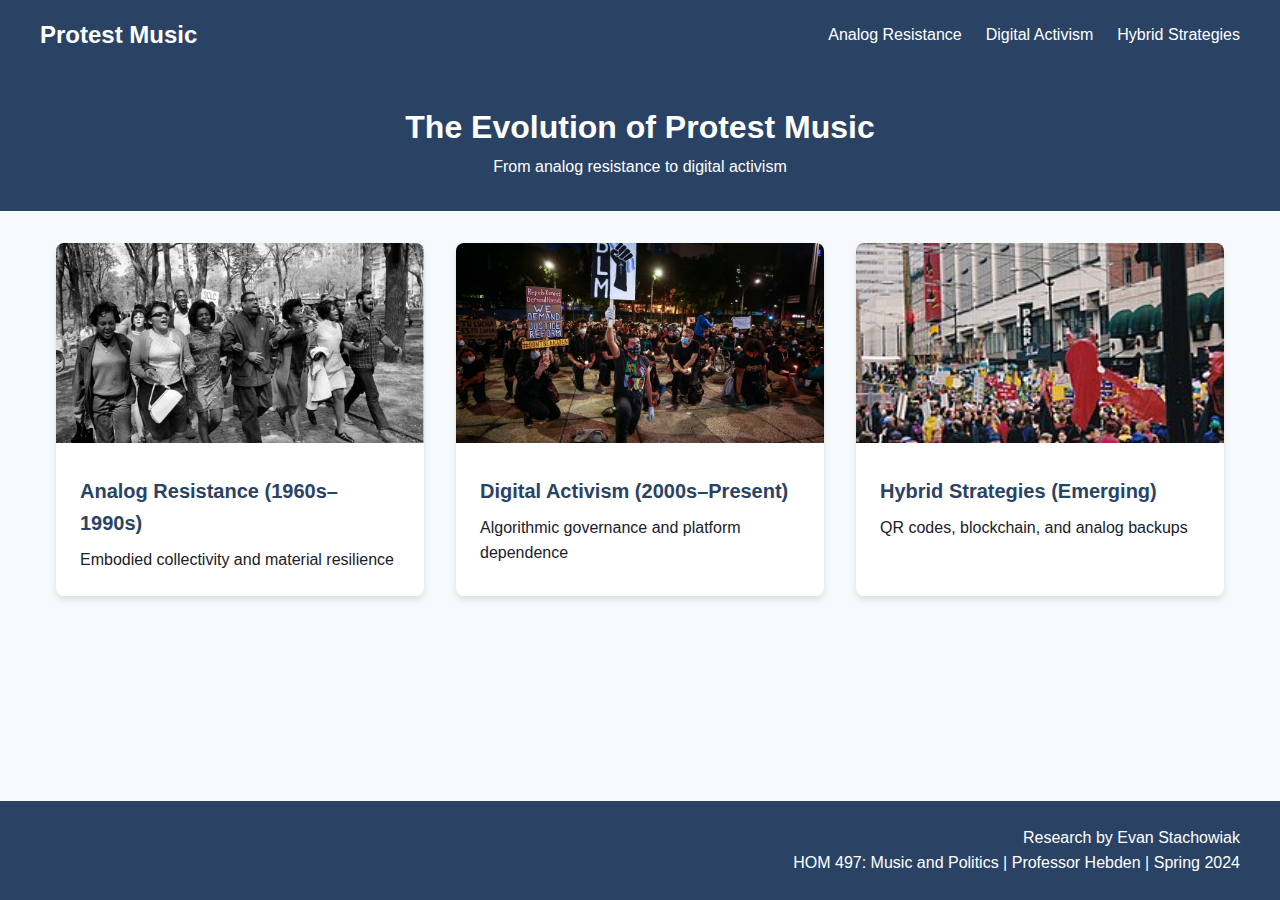
<file: creativeprojecthom/index.html>
<!DOCTYPE html>
<html lang="en">
<head>
  <meta charset="UTF-8">
  <meta name="viewport" content="width=device-width, initial-scale=1.0">
  <title>Protest Music Evolution | HOM 497 Research</title>
  <link rel="stylesheet" href="styles.css">
</head>
<body>
  <!-- Navigation Bar -->
  <nav class="navbar">
    <div class="nav-container">
      <a href="index.html" class="nav-logo">Protest Music</a>
      <div class="nav-links">
        <a href="analog.html">Analog Resistance</a>
        <a href="digital.html">Digital Activism</a>
        <a href="hybrid.html">Hybrid Strategies</a>
      </div>
      <button class="menu-toggle">☰</button>
    </div>
  </nav>

  <header>
    <h1>The Evolution of Protest Music</h1>
    <p>From analog resistance to digital activism</p>
  </header>

  <div class="homepage-container">
    <!-- Analog Era -->
    <div class="era-card" onclick="location.href='analog.html'">
      <img src="images/analog-era.jpg" alt="Civil Rights Movement">
      <div class="era-card-content">
        <h2>Analog Resistance (1960s–1990s)</h2>
        <p>Embodied collectivity and material resilience</p>
      </div>
    </div>

    <!-- Digital Era -->
    <div class="era-card" onclick="location.href='digital.html'">
      <img src="images/digital-era.jpg" alt="Black Lives Matter">
      <div class="era-card-content">
        <h2>Digital Activism (2000s–Present)</h2>
        <p>Algorithmic governance and platform dependence</p>
      </div>
    </div>

    <!-- Hybrid Era -->
    <div class="era-card" onclick="location.href='hybrid.html'">
      <img src="images/hybrid-era.jpg" alt="WTO Protests">
      <div class="era-card-content">
        <h2>Hybrid Strategies (Emerging)</h2>
        <p>QR codes, blockchain, and analog backups</p>
      </div>
    </div>
  </div>

  <!-- Signature Footer -->
  <footer class="site-footer">
    <div class="footer-content">
      <p>Research by Evan Stachowiak</p>
      <p>HOM 497: Music and Politics | Professor Hebden | Spring 2024</p>
    </div>
  </footer>

  <script src="script.js"></script>
</body>
</html>
</file>
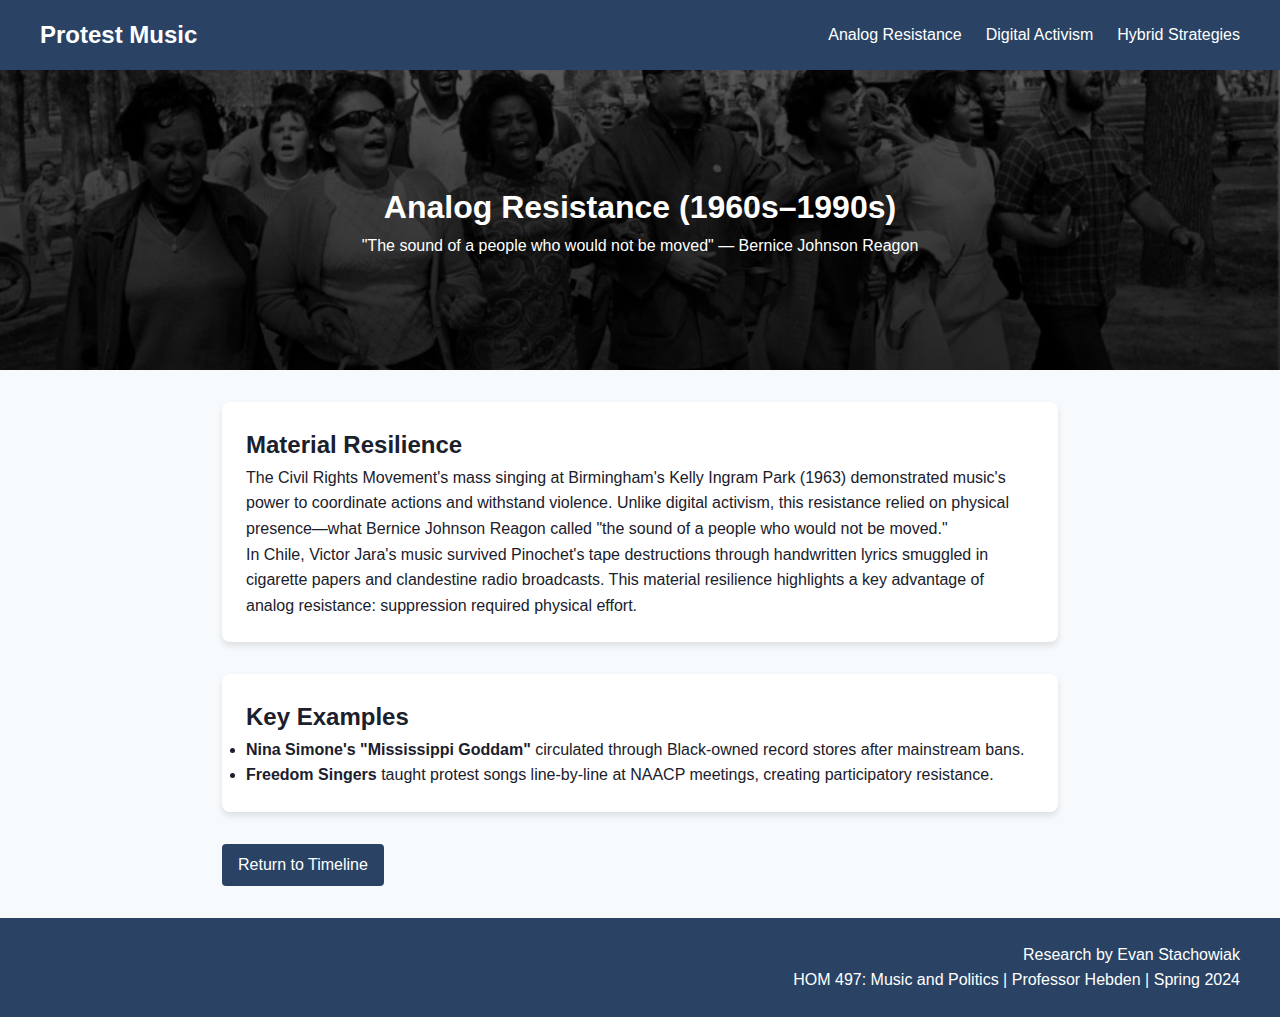
<file: creativeprojecthom/analog.html>
<!DOCTYPE html>
<html lang="en">
<head>
  <meta charset="UTF-8">
  <meta name="viewport" content="width=device-width, initial-scale=1.0">
  <title>Analog Resistance | Protest Music Research</title>
  <link rel="stylesheet" href="styles.css">
  <style>
    .subpage-banner {
      background-image: linear-gradient(rgba(0, 0, 0, 0.3), rgba(0, 0, 0, 0.7)), url('images/analog-era.jpg');
    }
  </style>
</head>
<body>
  <!-- Navigation Bar -->
  <nav class="navbar">
    <div class="nav-container">
      <a href="index.html" class="nav-logo">Protest Music</a>
      <div class="nav-links">
        <a href="analog.html">Analog Resistance</a>
        <a href="digital.html">Digital Activism</a>
        <a href="hybrid.html">Hybrid Strategies</a>
      </div>
      <button class="menu-toggle">☰</button>
    </div>
  </nav>

  <div class="subpage-banner">
    <div class="banner-content">
      <h1>Analog Resistance (1960s–1990s)</h1>
      <p>"The sound of a people who would not be moved" — Bernice Johnson Reagon</p>
    </div>
  </div>

  <div class="subpage-container">
    <div class="context-box">
      <h2>Material Resilience</h2>
      <p>The Civil Rights Movement's mass singing at Birmingham's Kelly Ingram Park (1963) demonstrated music's power to coordinate actions and withstand violence. Unlike digital activism, this resistance relied on physical presence—what Bernice Johnson Reagon called "the sound of a people who would not be moved."</p>
      <p>In Chile, Victor Jara's music survived Pinochet's tape destructions through handwritten lyrics smuggled in cigarette papers and clandestine radio broadcasts. This material resilience highlights a key advantage of analog resistance: suppression required physical effort.</p>
    </div>

    <div class="paper-connection">
      <h2>Key Examples</h2>
      <ul>
        <li><strong>Nina Simone's "Mississippi Goddam"</strong> circulated through Black-owned record stores after mainstream bans.</li>
        <li><strong>Freedom Singers</strong> taught protest songs line-by-line at NAACP meetings, creating participatory resistance.</li>
      </ul>
    </div>

    <a href="index.html" class="back-button">Return to Timeline</a>
  </div>

  <!-- Signature Footer -->
  <footer class="site-footer">
    <div class="footer-content">
      <p>Research by Evan Stachowiak</p>
      <p>HOM 497: Music and Politics | Professor Hebden | Spring 2024</p>
    </div>
  </footer>

  <script src="script.js"></script>
</body>
</html>
</file>
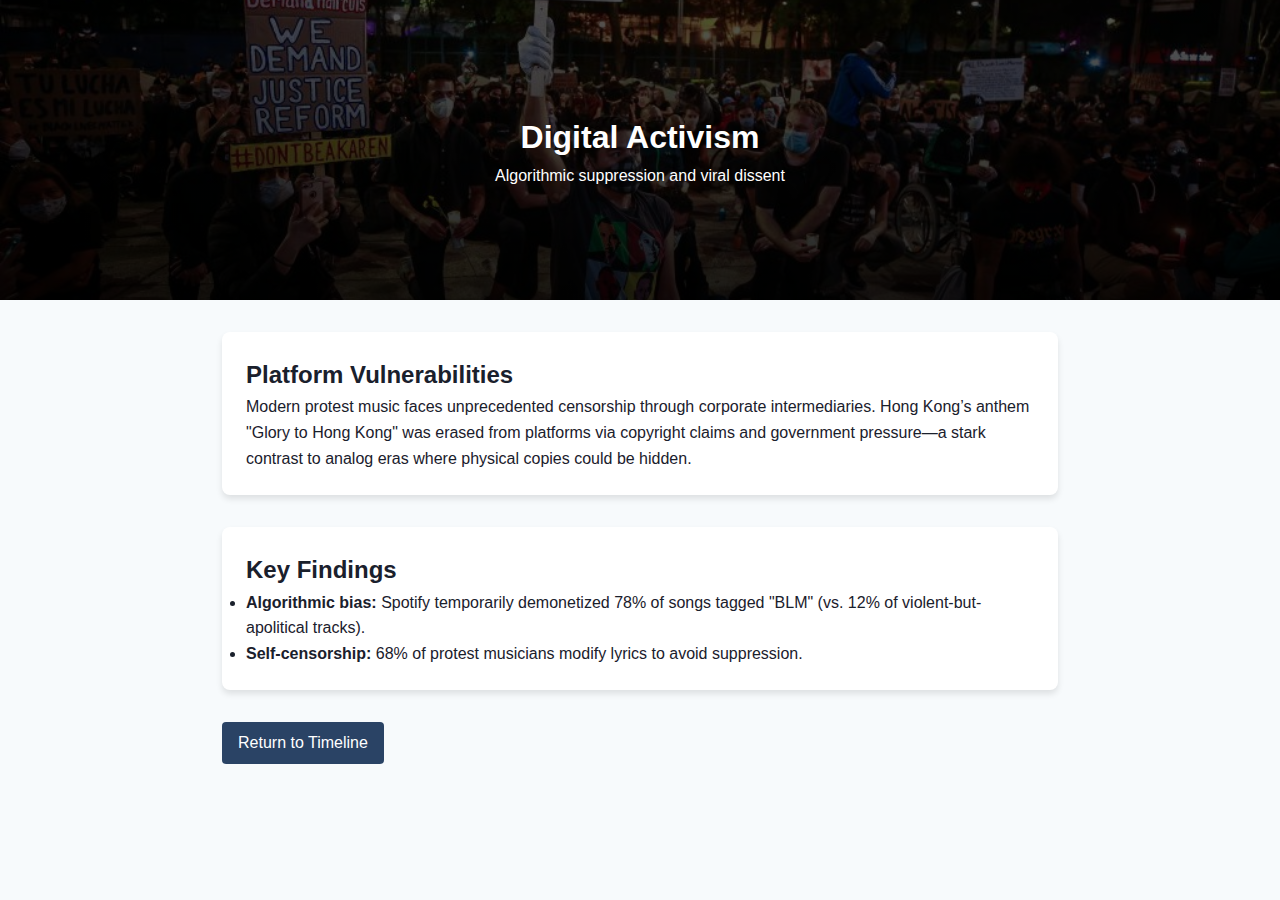
<file: creativeprojecthom/digital.html>
<!DOCTYPE html>
<html lang="en">
<head>
  <meta charset="UTF-8">
  <meta name="viewport" content="width=device-width, initial-scale=1.0">
  <title>Digital Activism | Protest Music Research</title>
  <link rel="stylesheet" href="styles.css">
  <style>
    .subpage-banner {
      background-image: linear-gradient(rgba(0, 0, 0, 0.3), rgba(0, 0, 0, 0.7)), url('images/digital-era.jpg');
      height: 300px;
    }
  </style>
</head>
<body>
  <div class="subpage-banner">
    <div class="banner-content">
      <h1>Digital Activism</h1>
      <p>Algorithmic suppression and viral dissent</p>
    </div>
  </div>

  <div class="subpage-container">
    <div class="context-box">
      <h2>Platform Vulnerabilities</h2>
      <p>Modern protest music faces unprecedented censorship through corporate intermediaries. Hong Kong’s anthem "Glory to Hong Kong" was erased from platforms via copyright claims and government pressure—a stark contrast to analog eras where physical copies could be hidden.</p>
    </div>

    <div class="paper-connection">
      <h2>Key Findings</h2>
      <ul>
        <li><strong>Algorithmic bias:</strong> Spotify temporarily demonetized 78% of songs tagged "BLM" (vs. 12% of violent-but-apolitical tracks).</li>
        <li><strong>Self-censorship:</strong> 68% of protest musicians modify lyrics to avoid suppression.</li>
      </ul>
    </div>

    <a href="index.html" class="back-button">Return to Timeline</a>
  </div>
</body>
</html>
</file>
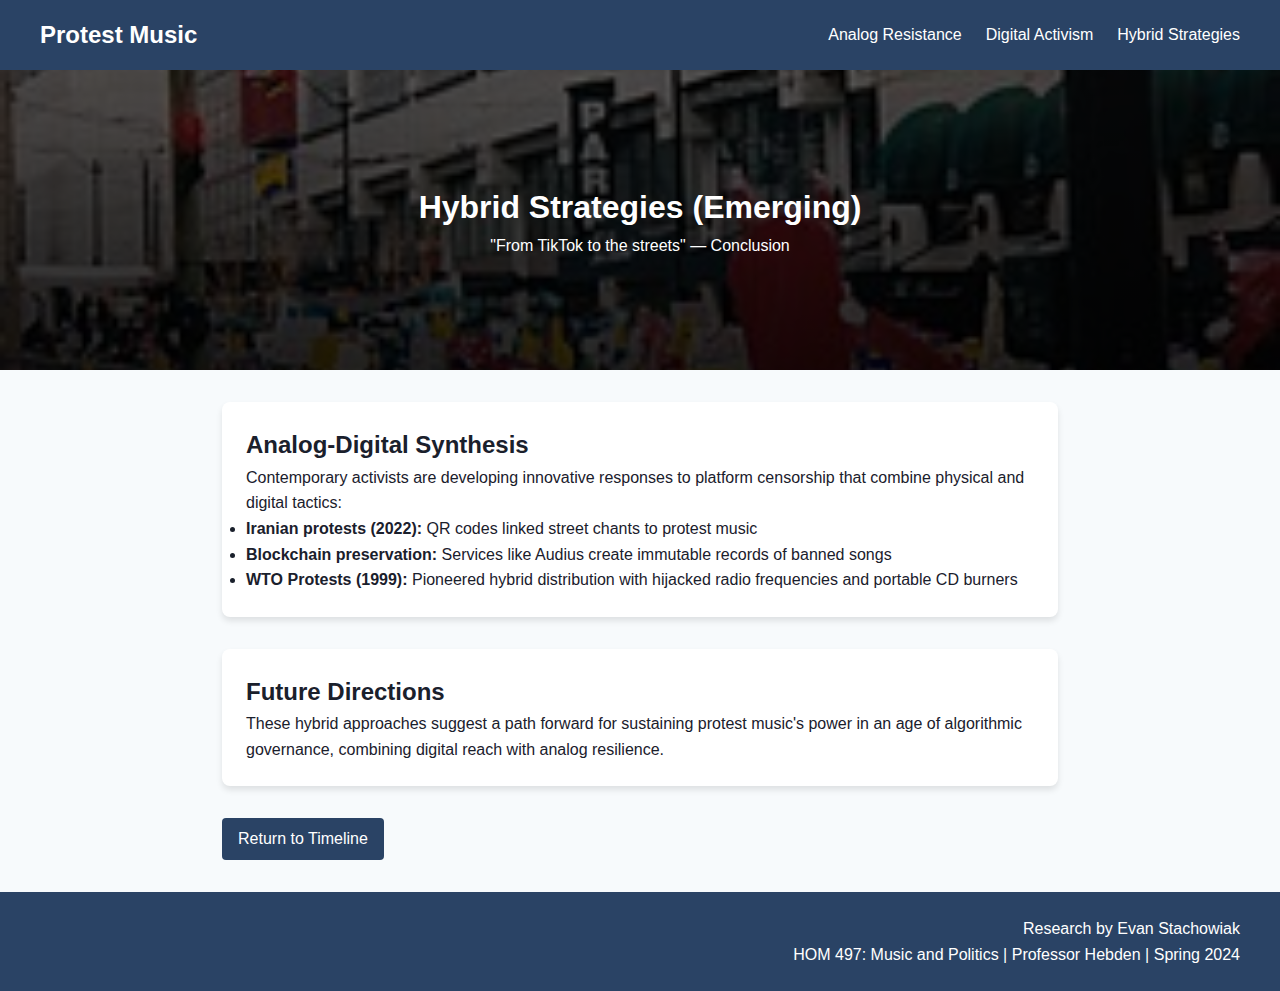
<file: creativeprojecthom/hybrid.html>
<!DOCTYPE html>
<html lang="en">
<head>
  <meta charset="UTF-8">
  <meta name="viewport" content="width=device-width, initial-scale=1.0">
  <title>Hybrid Strategies | Protest Music Research</title>
  <link rel="stylesheet" href="styles.css">
  <style>
    .subpage-banner {
      background-image: linear-gradient(rgba(0, 0, 0, 0.3), rgba(0, 0, 0, 0.7)), url('images/hybrid-era.jpg');
    }
  </style>
</head>
<body>
  <!-- Navigation Bar -->
  <nav class="navbar">
    <div class="nav-container">
      <a href="index.html" class="nav-logo">Protest Music</a>
      <div class="nav-links">
        <a href="analog.html">Analog Resistance</a>
        <a href="digital.html">Digital Activism</a>
        <a href="hybrid.html">Hybrid Strategies</a>
      </div>
      <button class="menu-toggle">☰</button>
    </div>
  </nav>

  <div class="subpage-banner">
    <div class="banner-content">
      <h1>Hybrid Strategies (Emerging)</h1>
      <p>"From TikTok to the streets" — Conclusion</p>
    </div>
  </div>

  <div class="subpage-container">
    <div class="context-box">
      <h2>Analog-Digital Synthesis</h2>
      <p>Contemporary activists are developing innovative responses to platform censorship that combine physical and digital tactics:</p>
      <ul>
        <li><strong>Iranian protests (2022):</strong> QR codes linked street chants to protest music</li>
        <li><strong>Blockchain preservation:</strong> Services like Audius create immutable records of banned songs</li>
        <li><strong>WTO Protests (1999):</strong> Pioneered hybrid distribution with hijacked radio frequencies and portable CD burners</li>
      </ul>
    </div>

    <div class="paper-connection">
      <h2>Future Directions</h2>
      <p>These hybrid approaches suggest a path forward for sustaining protest music's power in an age of algorithmic governance, combining digital reach with analog resilience.</p>
    </div>

    <a href="index.html" class="back-button">Return to Timeline</a>
  </div>

  <!-- Signature Footer -->
  <footer class="site-footer">
    <div class="footer-content">
      <p>Research by Evan Stachowiak</p>
      <p>HOM 497: Music and Politics | Professor Hebden | Spring 2024</p>
    </div>
  </footer>

  <script src="script.js"></script>
</body>
</html>
</file>
<file: creativeprojecthom/styles.css>
/* Responsive Base Styles */
:root {
    --primary: #2a4365;
    --secondary: #c53030;
    --light: #f7fafc;
    --dark: #1a202c;
    font-size: 16px;
  }
  
  * {
    box-sizing: border-box;
    margin: 0;
    padding: 0;
  }
  
  body {
    font-family: 'Segoe UI', Tahoma, Geneva, Verdana, sans-serif;
    line-height: 1.6;
    color: var(--dark);
    background: var(--light);
    min-height: 100vh;
    display: flex;
    flex-direction: column;
  }
  
  /* Responsive Navigation */
  .navbar {
    background: var(--primary);
    padding: 1rem 2rem;
    position: sticky;
    top: 0;
    z-index: 100;
  }
  
  .nav-container {
    max-width: 1200px;
    margin: 0 auto;
    display: flex;
    justify-content: space-between;
    align-items: center;
    flex-wrap: wrap;
  }
  
  .nav-logo {
    color: white;
    font-weight: 700;
    font-size: 1.5rem;
    text-decoration: none;
  }
  
  .nav-links {
    display: flex;
    gap: 1.5rem;
  }
  
  .nav-links a {
    color: white;
    text-decoration: none;
    font-weight: 500;
    transition: opacity 0.3s;
  }
  
  .nav-links a:hover {
    opacity: 0.8;
  }
  
  .menu-toggle {
    display: none;
    background: none;
    border: none;
    color: white;
    font-size: 1.5rem;
    cursor: pointer;
  }
  
  /* Responsive Layout */
  header {
    text-align: center;
    padding: 2rem 1rem;
    background: var(--primary);
    color: white;
  }
  
  .homepage-container {
    max-width: 1200px;
    margin: 2rem auto;
    padding: 0 1rem;
    display: grid;
    grid-template-columns: repeat(auto-fit, minmax(300px, 1fr));
    gap: 2rem;
  }
  
  .era-card {
    background: white;
    border-radius: 8px;
    overflow: hidden;
    box-shadow: 0 4px 6px rgba(0, 0, 0, 0.1);
    transition: transform 0.3s;
    cursor: pointer;
  }
  
  .era-card:hover {
    transform: translateY(-5px);
  }
  
  .era-card img {
    width: 100%;
    height: 200px;
    object-fit: cover;
  }
  
  .era-card-content {
    padding: 1.5rem;
  }
  
  .era-card h2 {
    color: var(--primary);
    margin-bottom: 0.5rem;
    font-size: 1.25rem;
  }
  
  /* Footer with Signature */
  .site-footer {
    margin-top: auto;
    padding: 1.5rem;
    text-align: right;
    background: var(--primary);
    color: white;
  }
  
  .footer-content {
    max-width: 1200px;
    margin: 0 auto;
  }
  
  /* Subpage Styles */
  .subpage-banner {
    width: 100%;
    height: 300px;
    background-size: cover;
    background-position: center;
    display: flex;
    align-items: center;
    justify-content: center;
    text-align: center;
    color: white;
    margin-bottom: 2rem;
    position: relative;
  }
  
  .subpage-banner::after {
    content: '';
    position: absolute;
    top: 0;
    left: 0;
    right: 0;
    bottom: 0;
    background: rgba(0, 0, 0, 0.5);
  }
  
  .banner-content {
    position: relative;
    z-index: 1;
    max-width: 800px;
    padding: 1rem;
  }
  
  .subpage-container {
    max-width: 900px;
    margin: 0 auto;
    padding: 0 2rem 2rem;
  }
  
  .context-box, .paper-connection, .source-excerpt {
    background: white;
    border-radius: 8px;
    padding: 1.5rem;
    margin-bottom: 2rem;
    box-shadow: 0 4px 6px rgba(0, 0, 0, 0.1);
  }
  
  .back-button {
    display: inline-block;
    padding: 0.5rem 1rem;
    background: var(--primary);
    color: white;
    border-radius: 4px;
    text-decoration: none;
    transition: background 0.3s;
  }
  
  .back-button:hover {
    background: var(--dark);
  }
  
  /* Responsive Adjustments */
  @media (max-width: 768px) {
    :root {
      font-size: 14px;
    }
    
    .menu-toggle {
      display: block;
    }
    
    .nav-links {
      display: none;
      width: 100%;
      flex-direction: column;
      gap: 1rem;
      padding-top: 1rem;
    }
    
    .nav-links.active {
      display: flex;
    }
    
    .homepage-container {
      grid-template-columns: 1fr;
    }
  }
</file>
